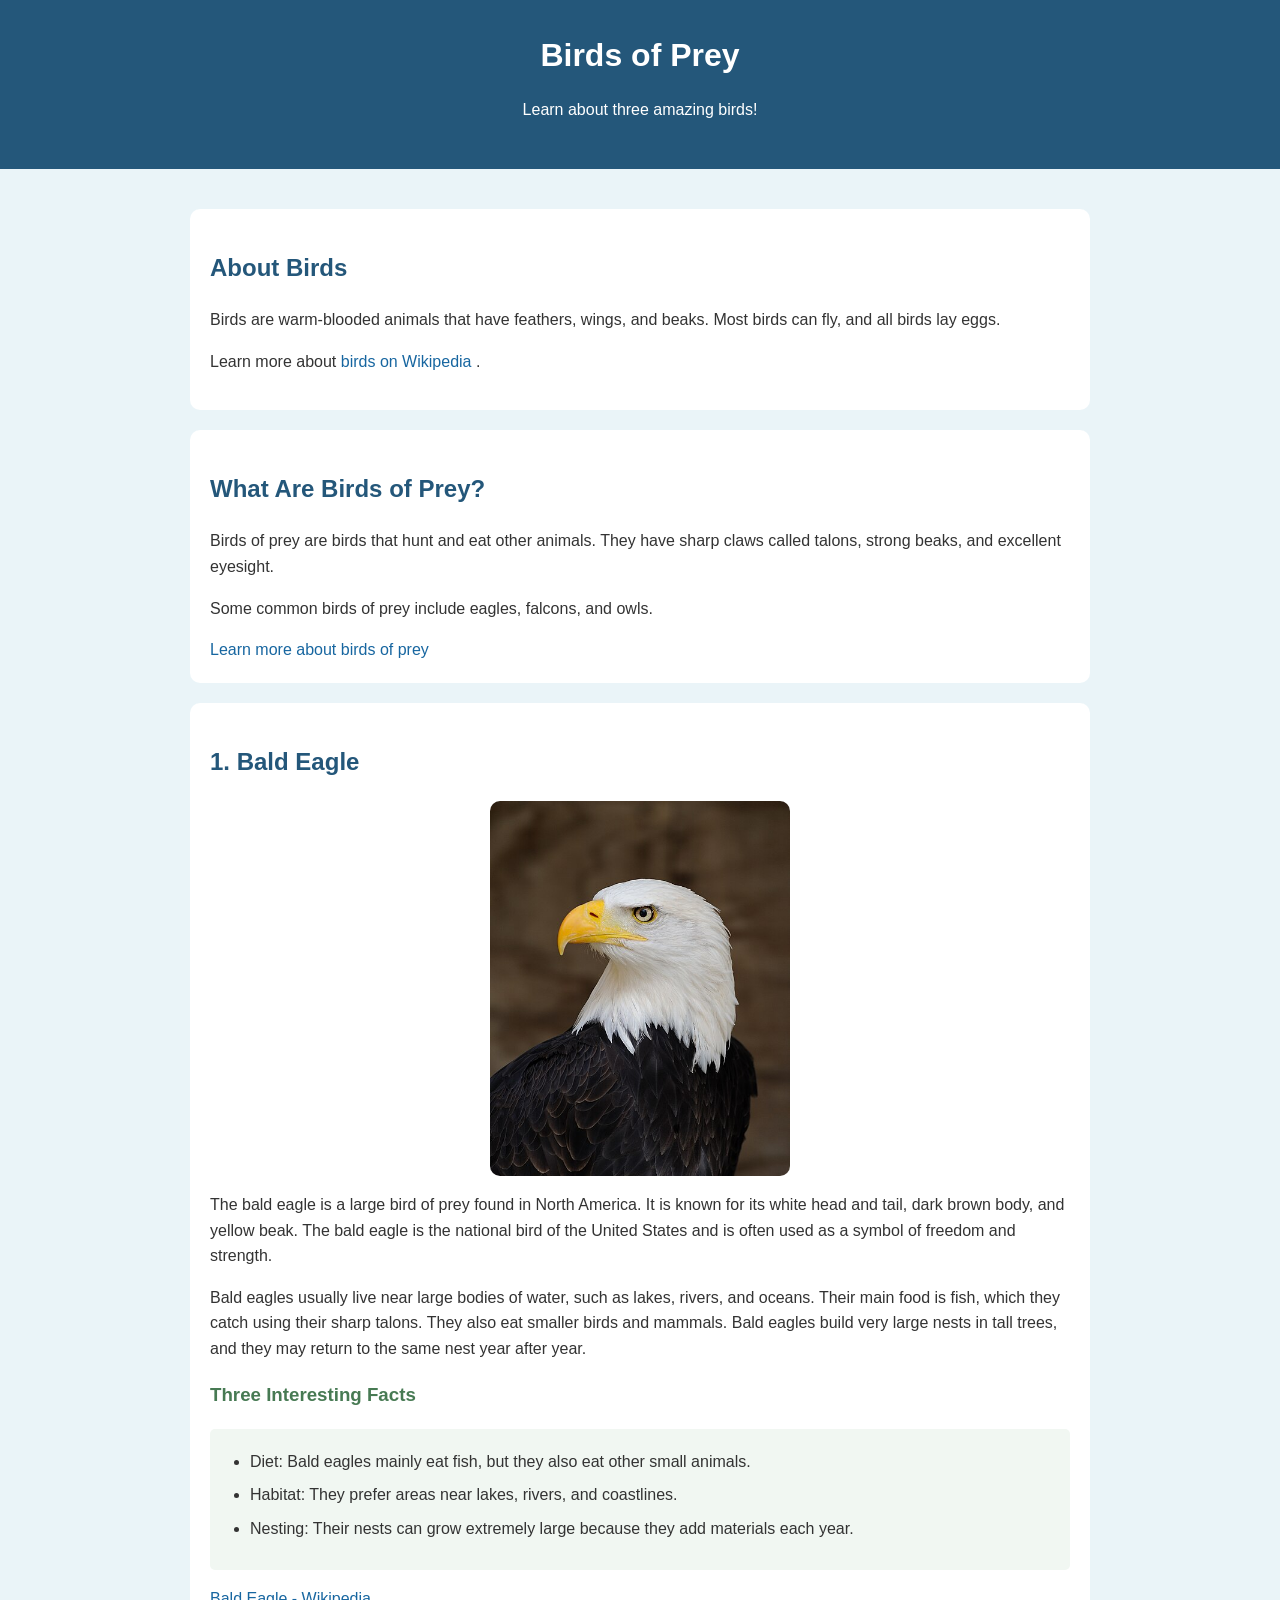
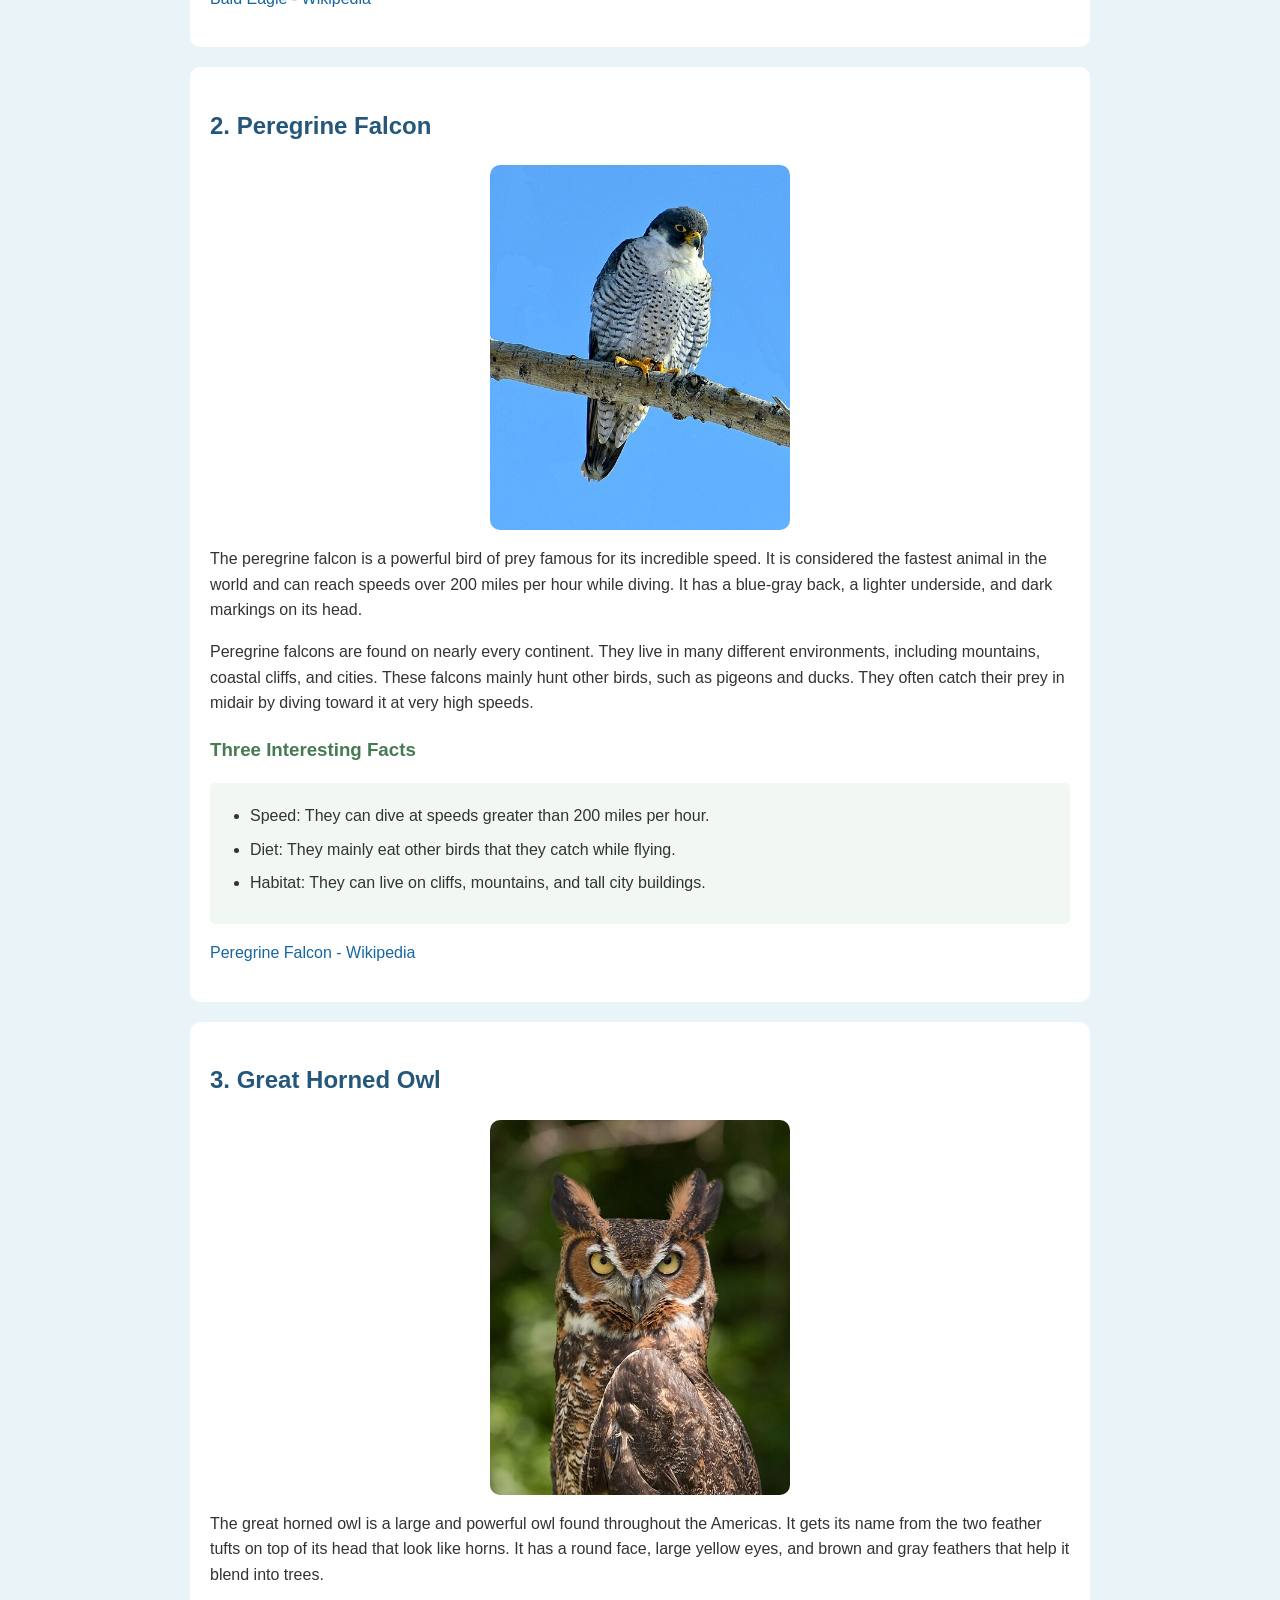
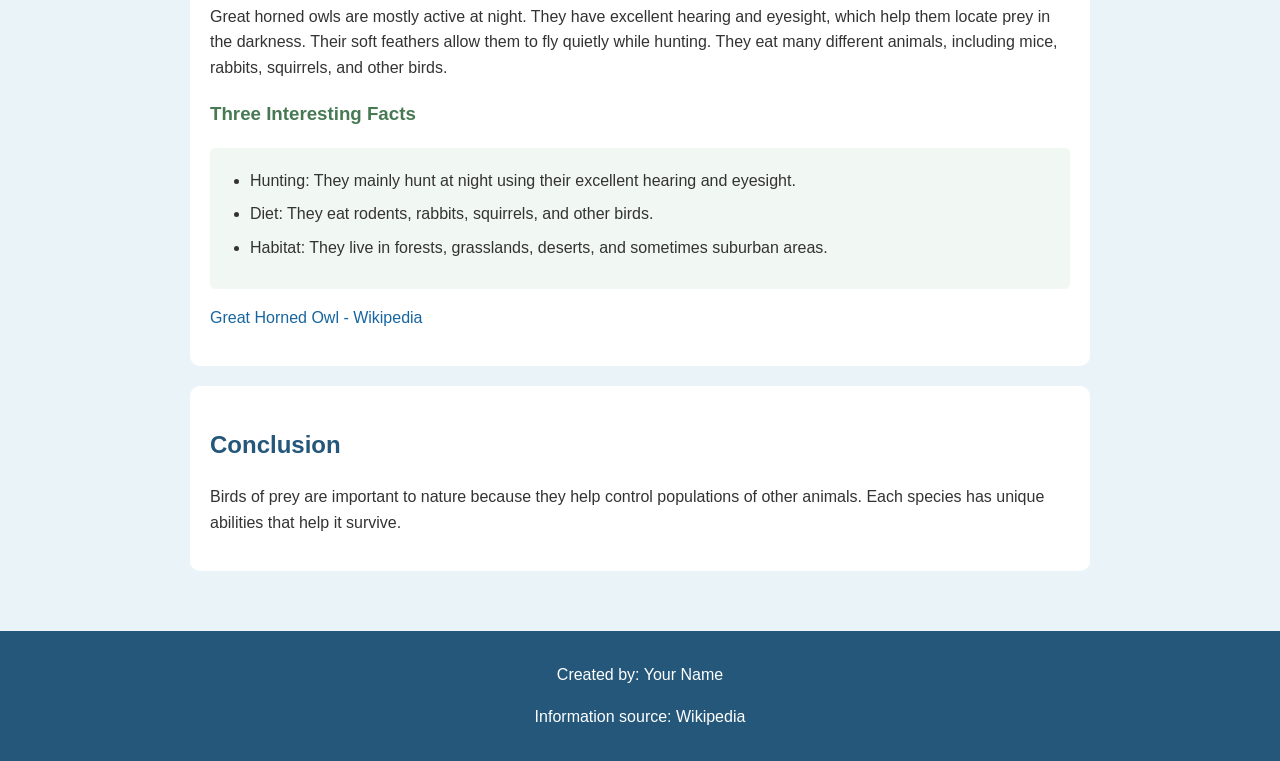
<file: index.html>
<!DOCTYPE html>
<html lang="en">
<head>
    <meta charset="UTF-8">
    <title>Birds of Prey</title>

    <!-- Link to external CSS file -->
    <link rel="stylesheet" href="styles.css">
</head>

<body>

<!-- Header of the webpage -->
<header>
    <h1>Birds of Prey</h1>
    <p>Learn about three amazing birds!</p>
</header>

<main>

    <!-- Introduction to birds -->
    <section>
        <h2>About Birds</h2>
        <p>
            Birds are warm-blooded animals that have
            feathers, wings, and beaks. Most birds
            can fly, and all birds lay eggs.
        </p>
        <p>
            Learn more about
            <a href="https://en.wikipedia.org/wiki/Bird">
                birds on Wikipedia
            </a>.
        </p>
    </section>

    <!-- Introduction to birds of prey -->
    <section>
        <h2>What Are Birds of Prey?</h2>
        <p>
            Birds of prey are birds that hunt and
            eat other animals. They have sharp
            claws called talons, strong beaks,
            and excellent eyesight.
        </p>
        <p>
            Some common birds of prey include
            eagles, falcons, and owls.
        </p>
        <a href="https://en.wikipedia.org/wiki/Bird_of_prey">
            Learn more about birds of prey
        </a>
    </section>


    <!-- First bird -->
    <article>
        <h2>1. Bald Eagle</h2>

        <img src="Bald_Eagle_Portrait.jpg"
             alt="Bald eagle sitting on a branch"
             width="300">

        <p>
            The bald eagle is a large bird of prey found
            in North America. It is known for its white
            head and tail, dark brown body, and yellow
            beak. The bald eagle is the national bird
            of the United States and is often used as
            a symbol of freedom and strength.
        </p>

        <p>
            Bald eagles usually live near large bodies
            of water, such as lakes, rivers, and oceans.
            Their main food is fish, which they catch
            using their sharp talons. They also eat
            smaller birds and mammals. Bald eagles build
            very large nests in tall trees, and they
            may return to the same nest year after year.
        </p>

        <h3>Three Interesting Facts</h3>
        <ul>
            <li>
                Diet: Bald eagles mainly eat fish,
                but they also eat other small animals.
            </li>
            <li>
                Habitat: They prefer areas near
                lakes, rivers, and coastlines.
            </li>
            <li>
                Nesting: Their nests can grow
                extremely large because they
                add materials each year.
            </li>
        </ul>

        <p>
            <a href="https://en.wikipedia.org/wiki/Bald_eagle">
                Bald Eagle - Wikipedia
            </a>
        </p>
    </article>


    <!-- Second bird -->
    <article>
        <h2>2. Peregrine Falcon</h2>

        <img src="peregrine-falcon.jpg"
             alt="Peregrine falcon perched on a rock"
             width="300">

        <p>
            The peregrine falcon is a powerful bird
            of prey famous for its incredible speed.
            It is considered the fastest animal in
            the world and can reach speeds over
            200 miles per hour while diving.
            It has a blue-gray back, a lighter
            underside, and dark markings on its head.
        </p>

        <p>
            Peregrine falcons are found on nearly
            every continent. They live in many
            different environments, including
            mountains, coastal cliffs, and cities.
            These falcons mainly hunt other birds,
            such as pigeons and ducks. They often
            catch their prey in midair by diving
            toward it at very high speeds.
        </p>

        <h3>Three Interesting Facts</h3>
        <ul>
            <li>
                Speed: They can dive at speeds
                greater than 200 miles per hour.
            </li>
            <li>
                Diet: They mainly eat other birds
                that they catch while flying.
            </li>
            <li>
                Habitat: They can live on cliffs,
                mountains, and tall city buildings.
            </li>
        </ul>

        <p>
            <a href="https://en.wikipedia.org/wiki/Peregrine_falcon">
                Peregrine Falcon - Wikipedia
            </a>
        </p>
    </article>


    <!-- Third bird -->
    <article>
        <h2>3. Great Horned Owl</h2>

        <img src="Great_horned_owl.jpg"
             alt="Great horned owl sitting in a tree"
             width="300">

        <p>
            The great horned owl is a large and
            powerful owl found throughout the
            Americas. It gets its name from the
            two feather tufts on top of its head
            that look like horns. It has a round
            face, large yellow eyes, and brown
            and gray feathers that help it blend
            into trees.
        </p>

        <p>
            Great horned owls are mostly active
            at night. They have excellent hearing
            and eyesight, which help them locate
            prey in the darkness. Their soft
            feathers allow them to fly quietly
            while hunting. They eat many different
            animals, including mice, rabbits,
            squirrels, and other birds.
        </p>

        <h3>Three Interesting Facts</h3>
        <ul>
            <li>
                Hunting: They mainly hunt at
                night using their excellent
                hearing and eyesight.
            </li>
            <li>
                Diet: They eat rodents, rabbits,
                squirrels, and other birds.
            </li>
            <li>
                Habitat: They live in forests,
                grasslands, deserts, and
                sometimes suburban areas.
            </li>
        </ul>

        <p>
            <a href="https://en.wikipedia.org/wiki/Great_horned_owl">
                Great Horned Owl - Wikipedia
            </a>
        </p>
    </article>

    <!-- Conclusion -->
    <section>
        <h2>Conclusion</h2>
        <p>
            Birds of prey are important to nature
            because they help control populations
            of other animals. Each species has
            unique abilities that help it survive.
        </p>
    </section>

</main>

<!-- Footer of the webpage -->
<footer>
    <p>Created by: Your Name</p>
    <p>Information source: Wikipedia</p>
</footer>

</body>
</html>
</file>
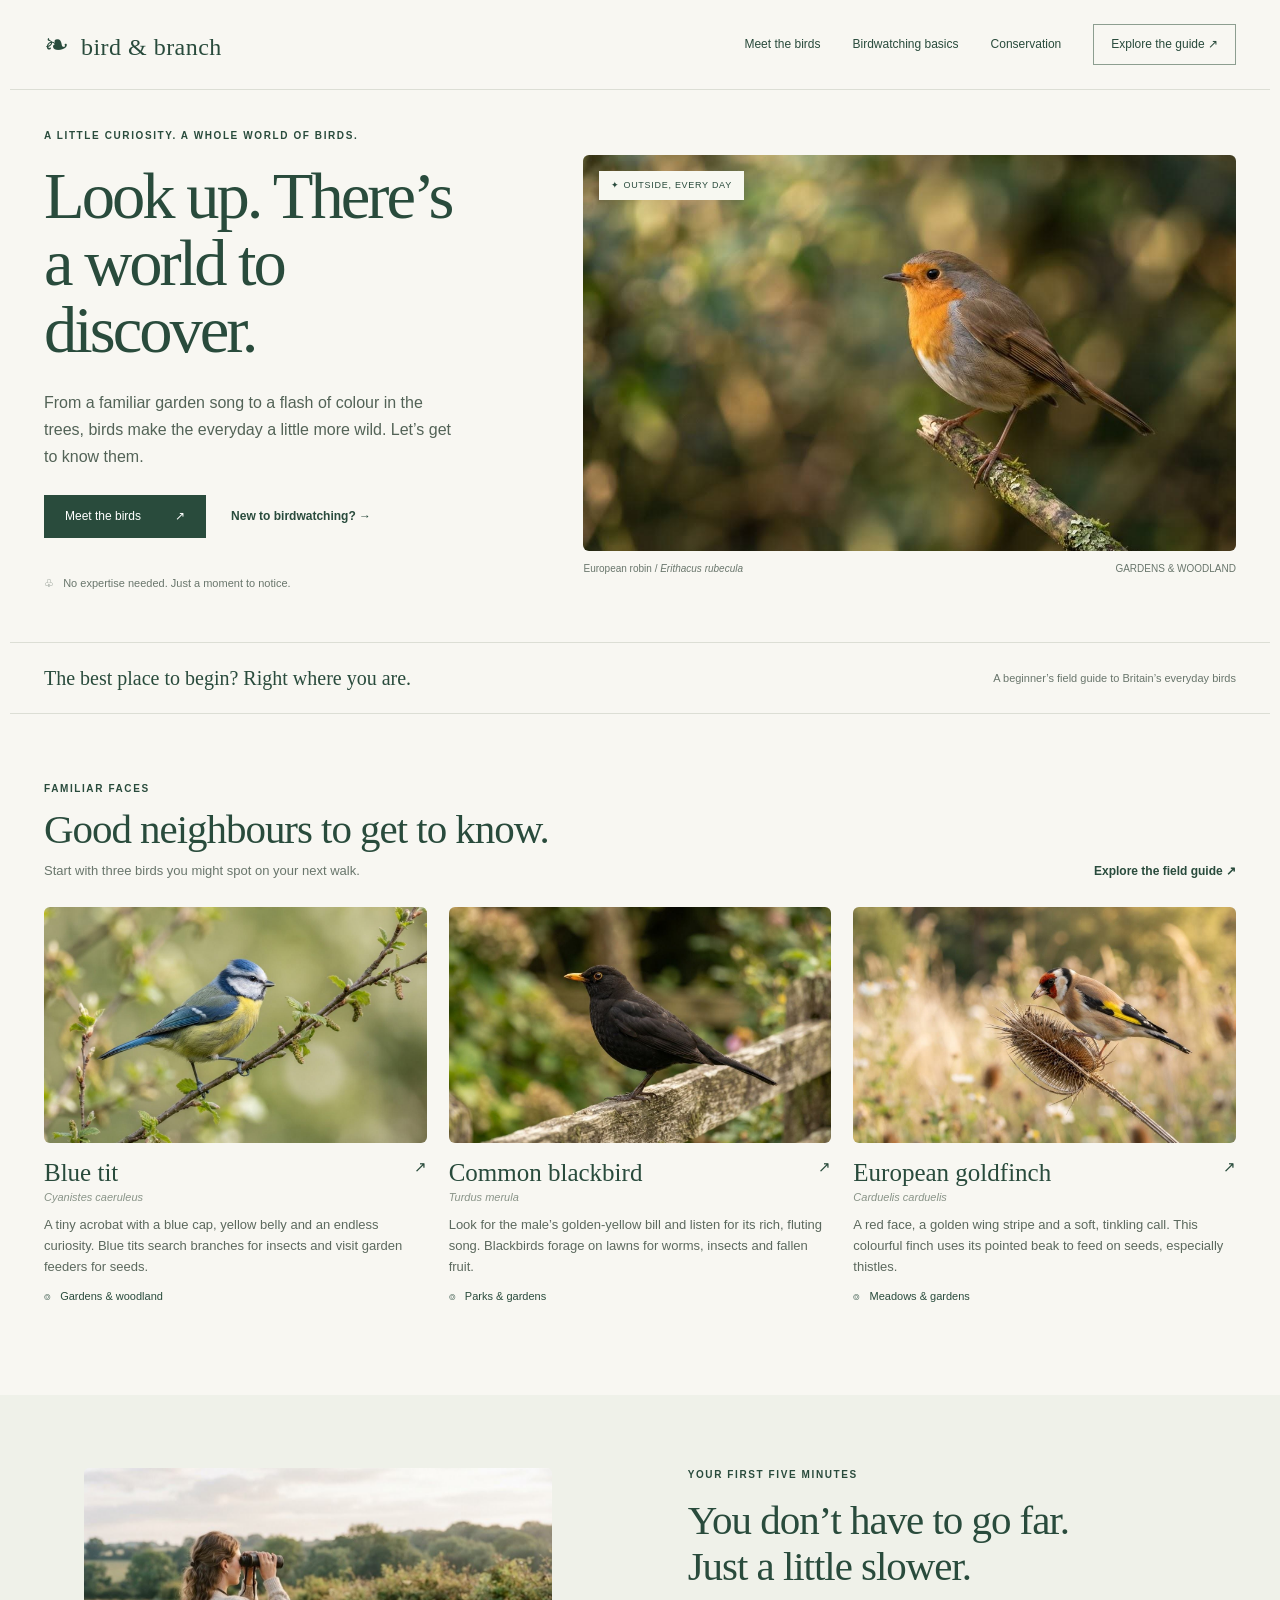
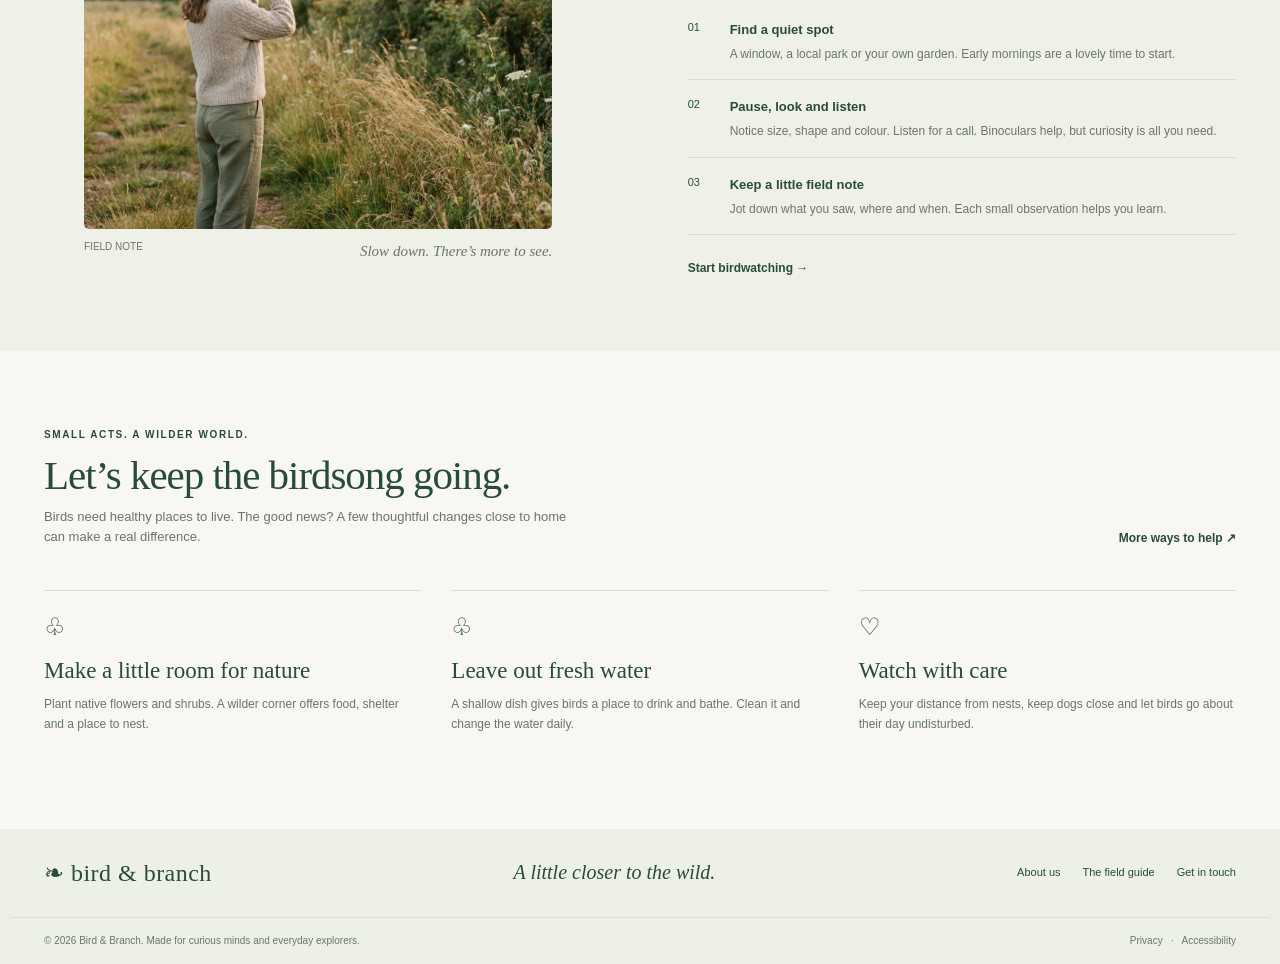
<file: index2.html>
<!DOCTYPE html>
<html lang="en">
<head>
  <meta charset="UTF-8">
  <meta name="viewport" content="width=device-width, initial-scale=1.0">
  <meta name="description" content="A beginner's field guide to everyday birds and birdwatching.">
  <title>Bird & Branch | A Little Closer to the Wild</title>
  <link rel="stylesheet" href="styles2.css">
</head>
<body>
  <!-- Site navigation -->
  <header class="site-header wrap">
    <a class="brand" href="#home"><span aria-hidden="true">❧</span> bird & branch</a>
    <nav aria-label="Main navigation">
      <a href="#birds">Meet the birds</a>
      <a href="#birdwatching">Birdwatching basics</a>
      <a href="#conservation">Conservation</a>
      <a class="nav-button" href="#birds">Explore the guide ↗</a>
    </nav>
  </header>

  <main id="home">
    <!-- Introduction and featured bird -->
    <section class="hero wrap">
      <div class="hero-copy">
        <p class="eyebrow">A LITTLE CURIOSITY. A WHOLE WORLD OF BIRDS.</p>
        <h1>Look up. There’s<br>a world to<br>discover.</h1>
        <p class="intro">From a familiar garden song to a flash of colour in the trees, birds make the everyday a little more wild. Let’s get to know them.</p>
        <div class="hero-actions">
          <a class="button" href="#birds">Meet the birds <span>↗</span></a>
          <a class="text-link" href="#birdwatching">New to birdwatching? <span>→</span></a>
        </div>
        <p class="small-note">♧ &nbsp; No expertise needed. Just a moment to notice.</p>
      </div>
      <figure class="hero-figure">
        <div class="image-frame">
          <img src="images/robin.jpg" alt="European robin perched on a mossy branch">
          <span class="image-tag">✦ OUTSIDE, EVERY DAY</span>
        </div>
        <figcaption><span>European robin / <em>Erithacus rubecula</em></span><span>GARDENS & WOODLAND</span></figcaption>
      </figure>
    </section>

    <div class="statement wrap"><span>The best place to begin? Right where you are.</span><span>A beginner’s field guide to Britain’s everyday birds</span></div>

    <!-- Bird species cards -->
    <section class="birds-section wrap" id="birds">
      <p class="eyebrow">FAMILIAR FACES</p>
      <div class="section-heading"><div><h2>Good neighbours to get to know.</h2><p>Start with three birds you might spot on your next walk.</p></div><a class="text-link" href="https://en.wikipedia.org/wiki/Bird" target="_blank" rel="noopener noreferrer">Explore the field guide ↗</a></div>
      <div class="bird-grid">
        <article class="bird-card">
          <a href="https://en.wikipedia.org/wiki/Eurasian_blue_tit" target="_blank" rel="noopener noreferrer"><img src="images/blue-tit.jpg" alt="Blue tit resting on a leafy branch"></a>
          <h3><a href="https://en.wikipedia.org/wiki/Eurasian_blue_tit" target="_blank" rel="noopener noreferrer">Blue tit <span>↗</span></a></h3>
          <p class="latin">Cyanistes caeruleus</p>
          <p>A tiny acrobat with a blue cap, yellow belly and an endless curiosity. Blue tits search branches for insects and visit garden feeders for seeds.</p>
          <p class="habitat">⌾ &nbsp; Gardens & woodland</p>
        </article>
        <article class="bird-card">
          <a href="https://en.wikipedia.org/wiki/Common_blackbird" target="_blank" rel="noopener noreferrer"><img src="images/blackbird.jpg" alt="Male common blackbird standing on a stone wall"></a>
          <h3><a href="https://en.wikipedia.org/wiki/Common_blackbird" target="_blank" rel="noopener noreferrer">Common blackbird <span>↗</span></a></h3>
          <p class="latin">Turdus merula</p>
          <p>Look for the male’s golden-yellow bill and listen for its rich, fluting song. Blackbirds forage on lawns for worms, insects and fallen fruit.</p>
          <p class="habitat">⌾ &nbsp; Parks & gardens</p>
        </article>
        <article class="bird-card">
          <a href="https://en.wikipedia.org/wiki/European_goldfinch" target="_blank" rel="noopener noreferrer"><img src="images/goldfinch.jpg" alt="European goldfinch perched on a thistle"></a>
          <h3><a href="https://en.wikipedia.org/wiki/European_goldfinch" target="_blank" rel="noopener noreferrer">European goldfinch <span>↗</span></a></h3>
          <p class="latin">Carduelis carduelis</p>
          <p>A red face, a golden wing stripe and a soft, tinkling call. This colourful finch uses its pointed beak to feed on seeds, especially thistles.</p>
          <p class="habitat">⌾ &nbsp; Meadows & gardens</p>
        </article>
      </div>
    </section>

    <!-- Simple ordered guide -->
    <section class="watching-section" id="birdwatching">
      <div class="watching-inner wrap">
        <figure class="watching-photo"><img src="images/birdwatching.jpg" alt="Birdwatcher using binoculars in a grassy landscape"><figcaption><span>FIELD NOTE</span><em>Slow down. There’s more to see.</em></figcaption></figure>
        <div class="watching-copy">
          <p class="eyebrow">YOUR FIRST FIVE MINUTES</p>
          <h2>You don’t have to go far.<br>Just a little slower.</h2>
          <ol class="steps">
            <li><strong>Find a quiet spot</strong><p>A window, a local park or your own garden. Early mornings are a lovely time to start.</p></li>
            <li><strong>Pause, look and listen</strong><p>Notice size, shape and colour. Listen for a call. Binoculars help, but curiosity is all you need.</p></li>
            <li><strong>Keep a little field note</strong><p>Jot down what you saw, where and when. Each small observation helps you learn.</p></li>
          </ol>
          <a class="text-link" href="https://en.wikipedia.org/wiki/Birdwatching" target="_blank" rel="noopener noreferrer">Start birdwatching →</a>
        </div>
      </div>
    </section>

    <!-- Conservation tips -->
    <section class="conservation wrap" id="conservation">
      <p class="eyebrow">SMALL ACTS. A WILDER WORLD.</p>
      <div class="section-heading"><div><h2>Let’s keep the birdsong going.</h2><p>Birds need healthy places to live. The good news? A few thoughtful changes close to home<br class="desktop-only"> can make a real difference.</p></div><a class="text-link" href="https://en.wikipedia.org/wiki/Bird_conservation" target="_blank" rel="noopener noreferrer">More ways to help ↗</a></div>
      <div class="tips-grid">
        <article><span class="tip-icon">♧</span><h3>Make a little room for nature</h3><p>Plant native flowers and shrubs. A wilder corner offers food, shelter and a place to nest.</p></article>
        <article><span class="tip-icon">♧</span><h3>Leave out fresh water</h3><p>A shallow dish gives birds a place to drink and bathe. Clean it and change the water daily.</p></article>
        <article><span class="tip-icon">♡</span><h3>Watch with care</h3><p>Keep your distance from nests, keep dogs close and let birds go about their day undisturbed.</p></article>
      </div>
    </section>
  </main>

  <footer class="site-footer">
    <div class="wrap footer-top"><a class="brand" href="#home">❧ bird & branch</a><span>A little closer to the wild.</span><div><a href="#home">About us</a><a href="#birds">The field guide</a><a href="mailto:hello@example.com">Get in touch</a></div></div>
    <div class="wrap footer-bottom"><span>© 2026 Bird & Branch. Made for curious minds and everyday explorers.</span><span>Privacy &nbsp; · &nbsp; Accessibility</span></div>
  </footer>
</body>
</html>
</file>
<file: styles.css>
/* General page styles */
body {
    font-family: Arial, sans-serif;
    background-color: #eaf4f8;
    color: #333333;
    margin: 0;
    line-height: 1.6;
}

/* Header */
header {
    background-color: #24577a;
    color: white;
    text-align: center;
    padding: 30px;
}

header h1 {
    margin: 0;
}

/* Main content */
main {
    max-width: 900px;
    margin: 20px auto;
    padding: 20px;
}

/* Sections and articles */
section, article {
    background-color: white;
    padding: 20px;
    margin-bottom: 20px;
    border-radius: 10px;
}

/* Headings */
h2 {
    color: #24577a;
}

h3 {
    color: #477a53;
}

/* Bird images */
article img {
    width: 300px;
    max-width: 100%;
    border-radius: 10px;
    display: block;
    margin: 15px auto;
}

/* Lists */
ul {
    background-color: #f1f7f2;
    padding: 20px 20px 20px 40px;
    border-radius: 5px;
}

li {
    margin-bottom: 8px;
}

/* Links */
a {
    color: #1766a0;
    text-decoration: none;
}

a:hover {
    text-decoration: underline;
}

/* Footer */
footer {
    background-color: #24577a;
    color: white;
    text-align: center;
    padding: 15px;
}
</file>
<file: styles2.css>
/* Bird & Branch: beginner-friendly external stylesheet */
:root { --cream:#f8f7f2; --green:#294b3c; --muted:#69766c; --pale:#eff1e9; --line:#dcded5; }
* { box-sizing:border-box; }
html { scroll-behavior:smooth; }
body { margin:0; background:var(--cream); color:var(--green); font-family:Arial,Helvetica,sans-serif; font-size:15px; line-height:1.6; }
a { color:inherit; text-decoration:none; }
a:hover { text-decoration:underline; }
img { display:block; max-width:100%; }
.wrap { max-width:1260px; margin:0 auto; padding-left:34px; padding-right:34px; }
h1,h2,h3,.brand,.statement { font-family:Georgia,'Times New Roman',serif; font-weight:normal; }
h1,h2,h3,p,figure { margin-top:0; }
.site-header { min-height:90px; display:flex; justify-content:space-between; align-items:center; border-bottom:1px solid var(--line); gap:24px; }
.brand { font-size:24px; letter-spacing:.02em; white-space:nowrap; }
.brand span { font-size:30px; margin-right:5px; }
nav { display:flex; align-items:center; gap:32px; font-size:12px; }
.nav-button { border:1px solid #8d9e90; padding:10px 17px; }
.eyebrow { font-size:10px; font-weight:bold; letter-spacing:.16em; }
.hero { display:grid; grid-template-columns: 44% 56%; gap:0; align-items:center; padding-top:38px; padding-bottom:38px; }
.hero-copy { padding-right:50px; }
h1 { font-size:clamp(49px,5.2vw,83px); line-height:1.01; letter-spacing:-.045em; margin:18px 0 25px; }
.intro { max-width:420px; color:#536357; font-size:16px; line-height:1.7; }
.hero-actions { display:flex; gap:25px; align-items:center; flex-wrap:wrap; margin-top:25px; }
.button { display:inline-flex; gap:34px; align-items:center; background:var(--green); color:white; padding:12px 21px; font-size:12px; }
.button:hover { background:#426652; text-decoration:none; }
.text-link { font-size:12px; font-weight:bold; }
.small-note { margin-top:37px; font-size:11px; color:var(--muted); }
.hero-figure { margin:0; padding-left:15px; }
.image-frame { position:relative; }
.hero-figure img { width:100%; aspect-ratio:1.65; object-fit:cover; border-radius:6px; }
.image-tag { position:absolute; top:16px; left:16px; background:#f7f8f1; padding:7px 12px; font-size:9px; letter-spacing:.08em; }
figcaption { display:flex; justify-content:space-between; gap:12px; margin-top:10px; font-size:10px; color:var(--muted); }
.statement { display:flex; justify-content:space-between; align-items:center; border-top:1px solid var(--line); border-bottom:1px solid var(--line); padding-top:19px; padding-bottom:19px; gap:20px; font-size:20px; }
.statement span:last-child { font:11px Arial,sans-serif; color:var(--muted); }
.birds-section { padding-top:67px; padding-bottom:80px; }
.section-heading { display:flex; align-items:end; justify-content:space-between; gap:20px; margin-bottom:25px; }
h2 { font-size:clamp(30px,3.2vw,47px); line-height:1.12; letter-spacing:-.025em; margin-bottom:8px; }
.section-heading p { color:var(--muted); margin:0; font-size:13px; }
.bird-grid { display:grid; grid-template-columns:repeat(3,1fr); gap:22px; }
.bird-card img { width:100%; aspect-ratio:1.62; object-fit:cover; border-radius:6px; transition:transform .2s; }
.bird-card img:hover { transform:scale(1.015); }
.bird-card h3 { margin:15px 0 0; font-size:25px; line-height:1.2; }
.bird-card h3 span { float:right; font:15px Arial,sans-serif; }
.latin { font-size:11px; color:#889387; font-style:italic; margin:1px 0 9px; }
.bird-card > p:not(.latin) { font-size:13px; color:#5c695e; margin-bottom:10px; }
.bird-card .habitat { color:var(--green)!important; font-size:11px!important; }
.watching-section { background:var(--pale); padding:72px 0; }
.watching-inner { display:grid; grid-template-columns: 1fr 1fr; align-items:center; gap:8%; }
.watching-photo img { width:100%; aspect-ratio:1.3; object-fit:cover; border-radius:5px; }
.watching-photo figcaption em { font-family:Georgia,serif; font-size:15px; }
.watching-copy h2 { margin:15px 0 27px; }
.steps { list-style:none; counter-reset:step; padding:0; margin:0 0 20px; }
.steps li { counter-increment:step; position:relative; padding:0 0 15px 42px; margin-bottom:14px; border-bottom:1px solid var(--line); }
.steps li::before { content:'0' counter(step); position:absolute; left:0; top:2px; font-size:11px; }
.steps strong { font-size:13px; }
.steps p { color:var(--muted); font-size:12px; margin:4px 0 0; }
.conservation { padding-top:76px; padding-bottom:83px; }
.tips-grid { display:grid; grid-template-columns:repeat(3,1fr); gap:30px; margin-top:42px; }
.tips-grid article { border-top:1px solid var(--line); padding-top:17px; }
.tip-icon { font-size:24px; }
.tips-grid h3 { font-size:23px; margin:6px 0; }
.tips-grid p { font-size:12px; color:var(--muted); }
.site-footer { background:#edf0e7; }
.footer-top { display:flex; justify-content:space-between; align-items:center; padding-top:25px; padding-bottom:25px; gap:15px; }
.footer-top > span { font:italic 20px Georgia,serif; }
.footer-top > div { display:flex; gap:22px; font-size:11px; }
.footer-bottom { border-top:1px solid var(--line); display:flex; justify-content:space-between; gap:15px; padding-top:15px; padding-bottom:15px; color:var(--muted); font-size:10px; }
@media (max-width:800px) {
 .site-header { flex-wrap:wrap; padding-top:15px; padding-bottom:15px; }
 nav { flex-wrap:wrap; gap:13px; }
 .hero { grid-template-columns:1fr; gap:25px; }
 .hero-copy { padding-right:0; }
 .hero-figure { padding-left:0; }
 .watching-inner { grid-template-columns:1fr; gap:30px; }
 .footer-top { flex-wrap:wrap; }
}
@media (max-width:600px) {
 .wrap { padding-left:20px; padding-right:20px; }
 .statement { display:block; }
 .statement span { display:block; }
 .statement span:last-child { margin-top:8px; }
 .section-heading { align-items:start; flex-direction:column; }
 .bird-grid,.tips-grid { grid-template-columns:1fr; gap:30px; }
 .birds-section,.conservation { padding-top:45px; padding-bottom:45px; }
 .watching-section { padding:45px 0; }
 .footer-bottom { flex-direction:column; }
 .desktop-only { display:none; }
}
</file>
